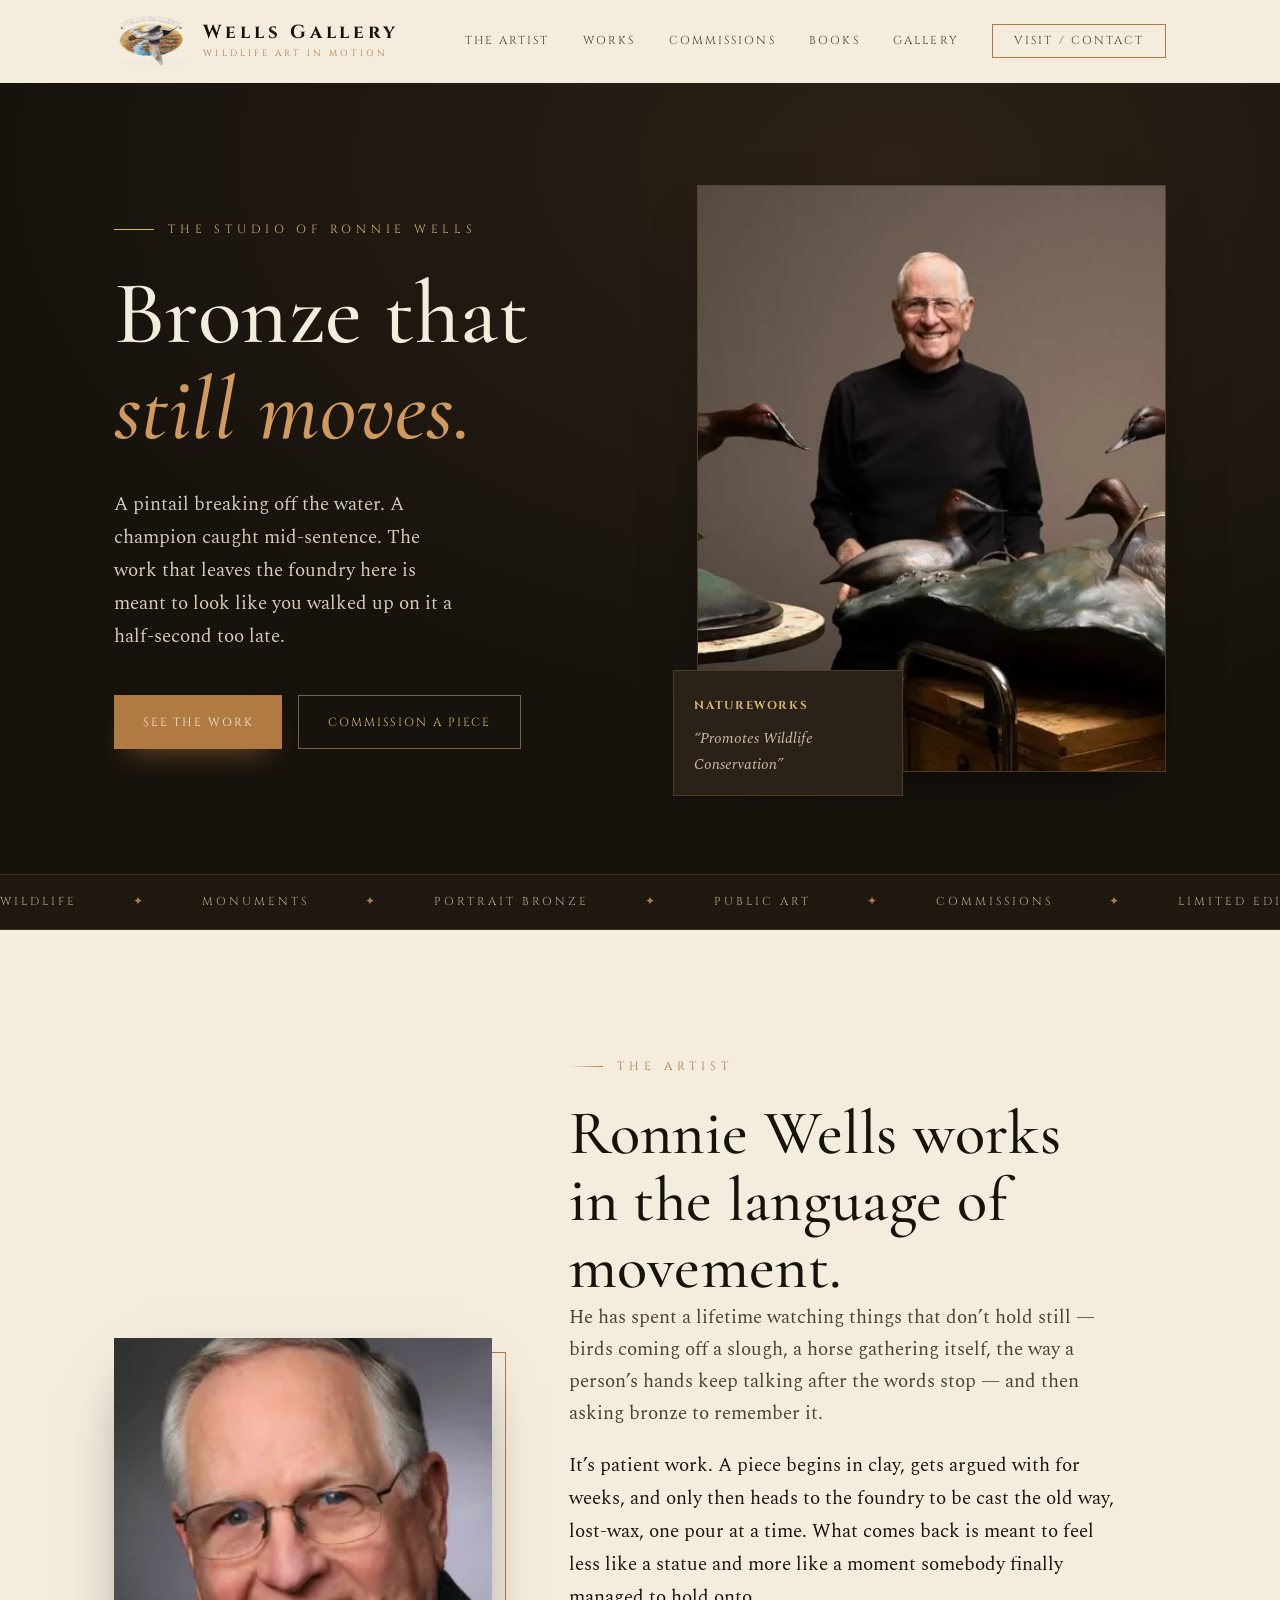
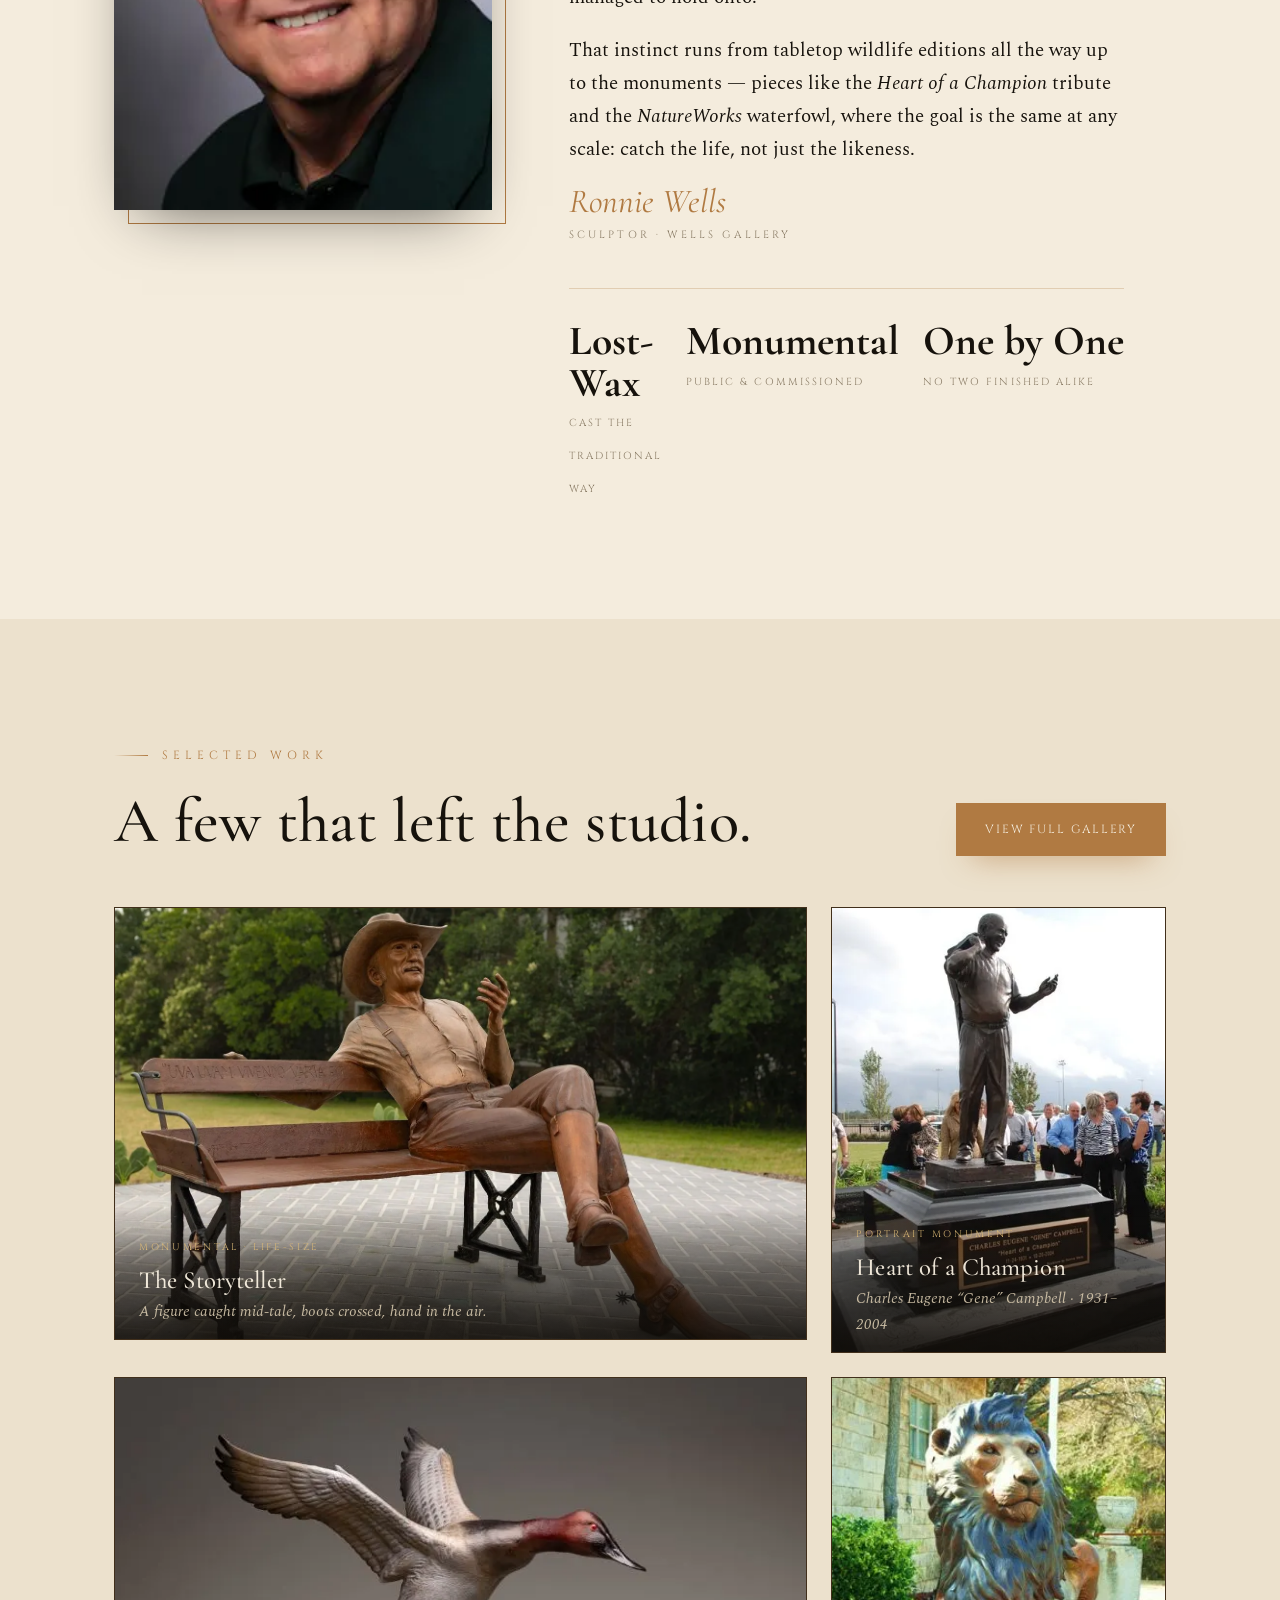
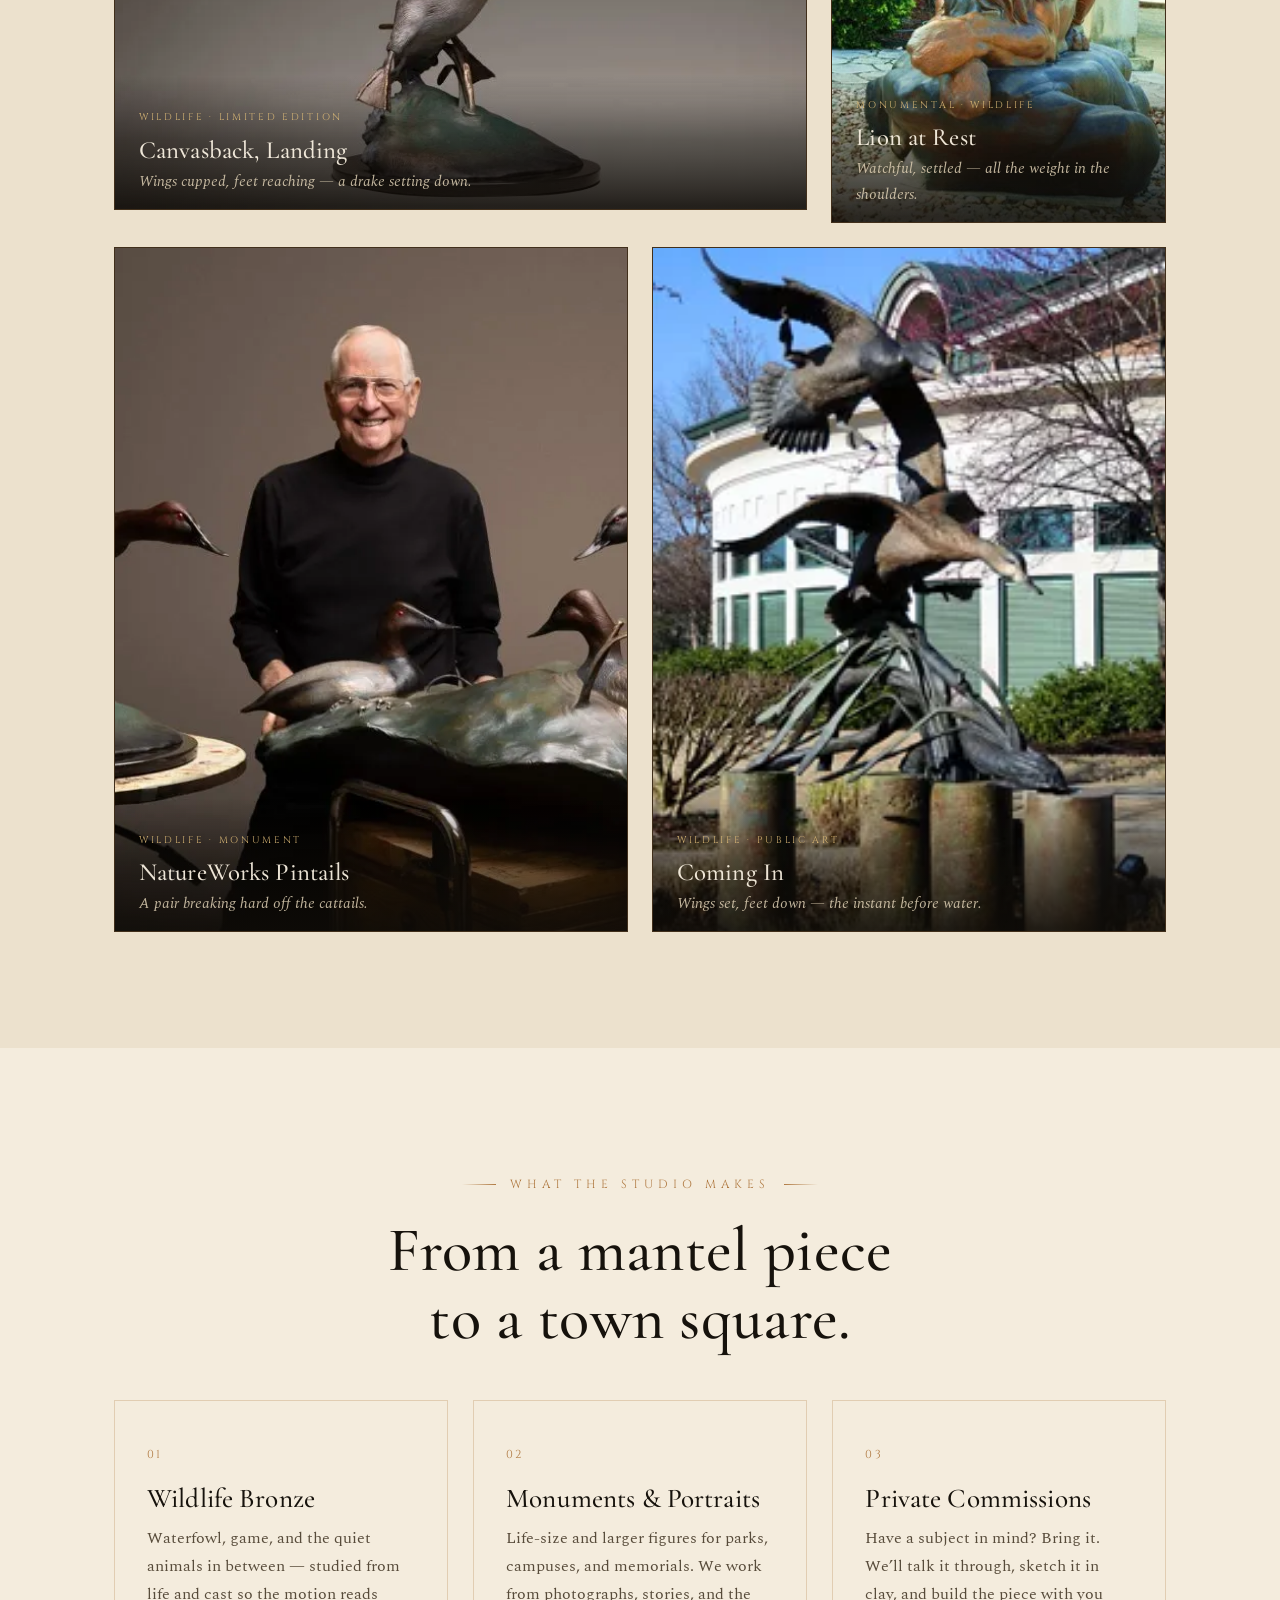
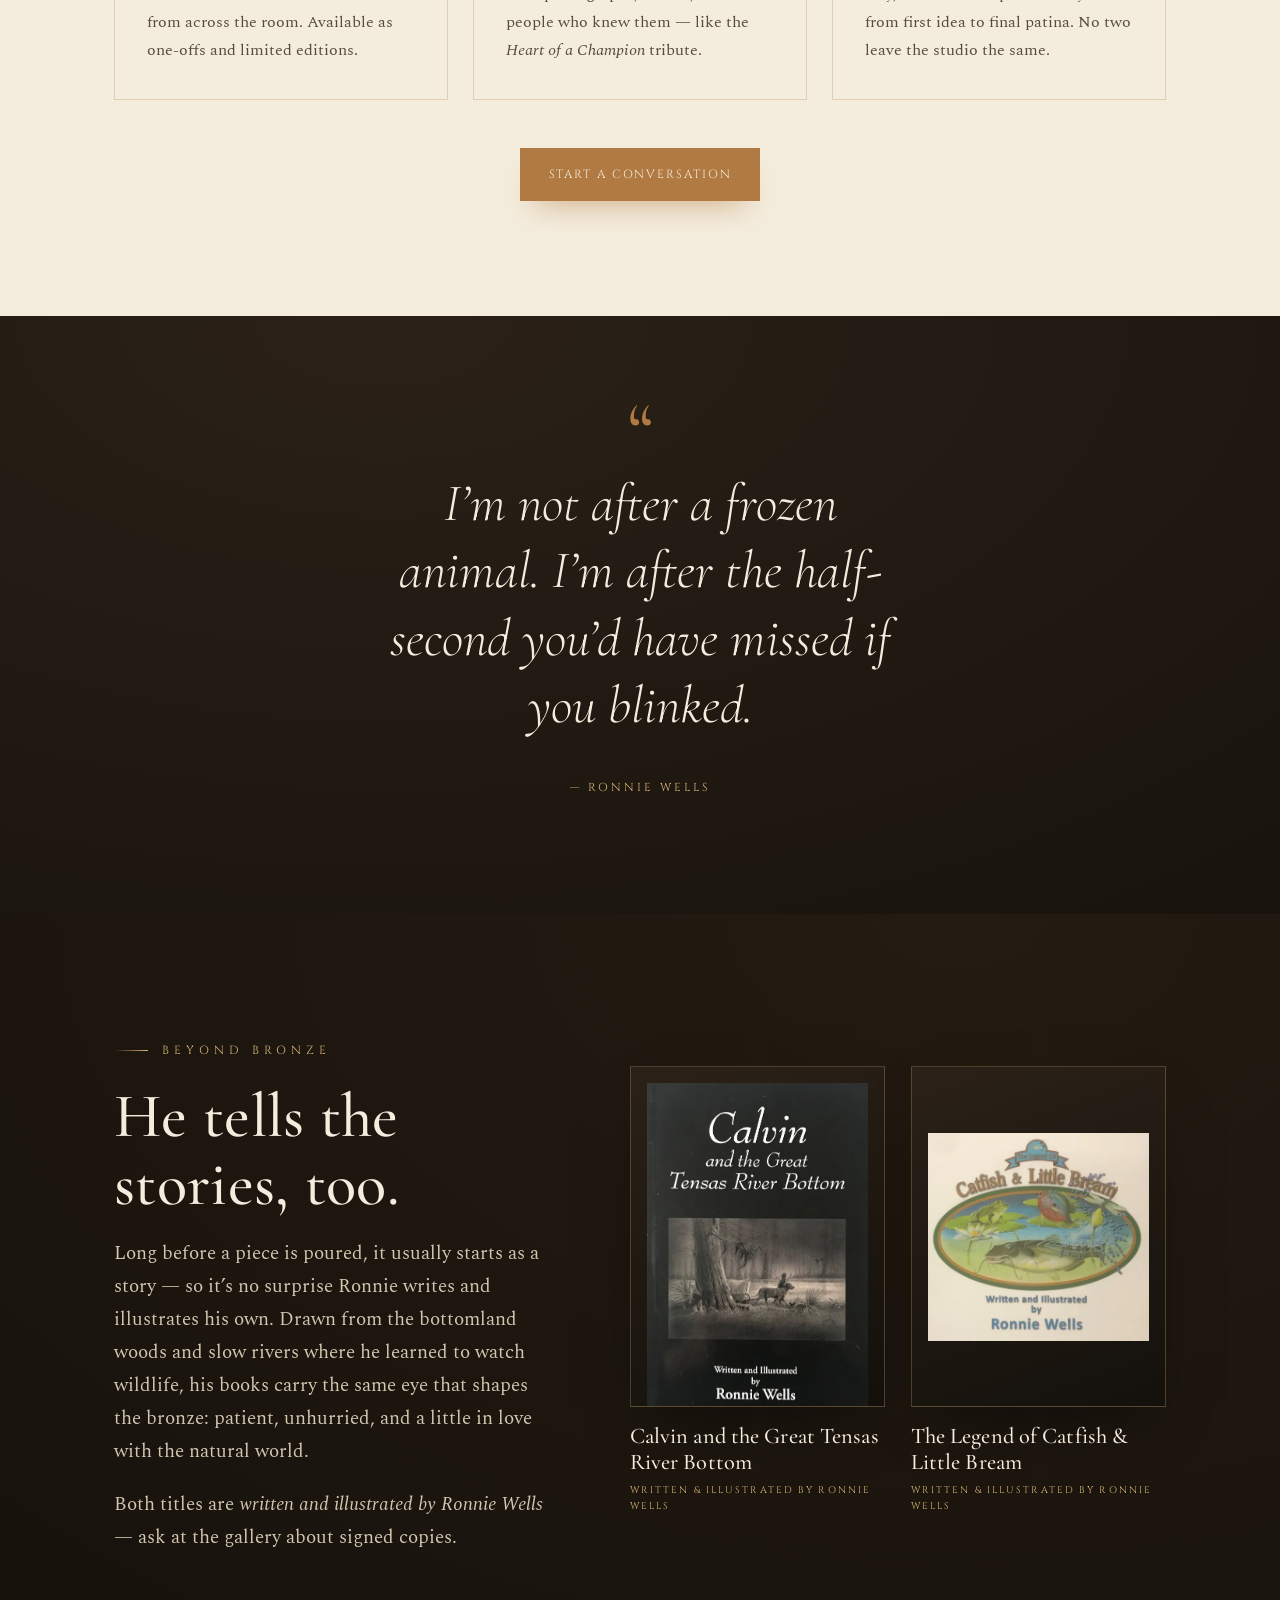
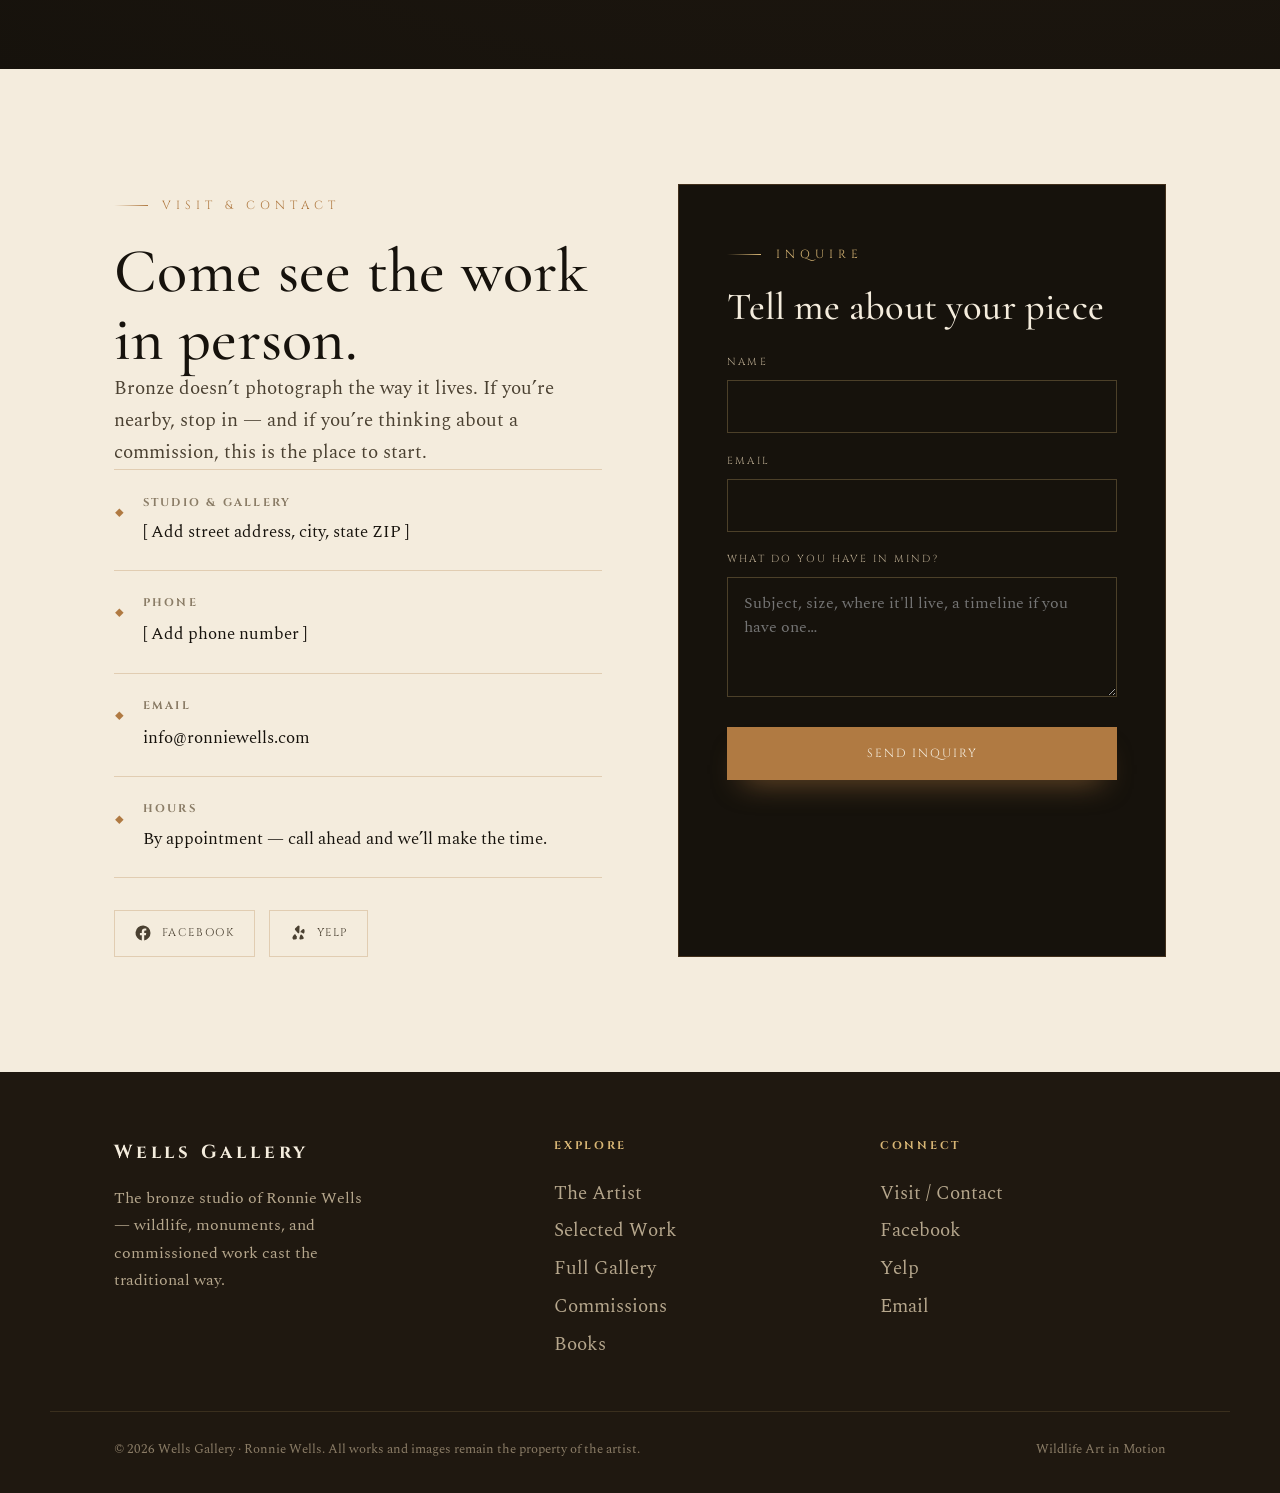
<file: index.html>
<!DOCTYPE html>
<html lang="en">
<head>
<meta charset="UTF-8">
<meta name="viewport" content="width=device-width, initial-scale=1.0">
<title>Wells Gallery — Wildlife Art in Motion | Bronze Sculpture by Ronnie Wells</title>
<meta name="description" content="Wells Gallery is the bronze studio of sculptor Ronnie Wells — wildlife, monumental, and commissioned bronze work that catches a living thing in mid-motion. Visit the gallery or commission a piece.">
<meta name="author" content="Ronnie Wells — Wells Gallery">

<!-- Open Graph -->
<meta property="og:title" content="Wells Gallery — Wildlife Art in Motion">
<meta property="og:description" content="Monumental and wildlife bronze sculpture by Ronnie Wells.">
<meta property="og:type" content="website">
<meta property="og:image" content="assets/images/heart-of-a-champion.webp">

<link rel="icon" href="assets/images/logo.webp">
<link rel="preconnect" href="https://fonts.googleapis.com">
<link rel="preconnect" href="https://fonts.gstatic.com" crossorigin>
<!-- Typography: Cinzel (engraved monument caps) · Cormorant Garamond (display) · Spectral (text) -->
<link href="https://fonts.googleapis.com/css2?family=Cinzel:wght@400;500;600;700&family=Cormorant+Garamond:ital,wght@0,400;0,500;1,400;1,500&family=Spectral:ital,wght@0,300;0,400;0,500;1,400&display=swap" rel="stylesheet">
<link rel="stylesheet" href="assets/css/style.css">
</head>
<body>

<!-- ================= HEADER ================= -->
<header class="site-header">
  <div class="wrap nav">
    <a class="brand" href="index.html" aria-label="Wells Gallery — home">
      <!-- LOGO: drop the original Wells Gallery logo in as assets/images/logo.webp -->
      <img class="brand__logo" src="assets/images/logo.webp" width="120" height="84" alt="Wells Gallery logo — a pintail in flight" data-fallback="logo">
      <span class="brand__type">
        <span class="brand__name">Wells Gallery</span>
        <span class="brand__tag">Wildlife Art in Motion</span>
      </span>
    </a>

    <nav class="nav__links" aria-label="Primary">
      <a href="#about">The Artist</a>
      <a href="#works">Works</a>
      <a href="#commissions">Commissions</a>
      <a href="#books">Books</a>
      <a href="gallery.html">Gallery</a>
      <a href="#visit" class="nav__cta">Visit / Contact</a>
    </nav>

    <button class="nav__toggle" aria-label="Menu" aria-expanded="false" aria-controls="primary">
      <span></span><span></span><span></span>
    </button>
  </div>
</header>

<!-- ================= HERO ================= -->
<section class="hero">
  <div class="wrap hero__grid">
    <div class="reveal">
      <span class="hero__kicker">The Studio of Ronnie Wells</span>
      <h1 class="h-xl">Bronze that<br><em>still moves.</em></h1>
      <p class="hero__copy">A pintail breaking off the water. A champion caught mid-sentence. The work that leaves the foundry here is meant to look like you walked up on it a half-second too late.</p>
      <div class="hero__actions">
        <a href="#works" class="btn btn--solid">See the Work</a>
        <a href="#commissions" class="btn btn--ghost">Commission a Piece</a>
      </div>
    </div>

    <figure class="hero__figure reveal">
      <!-- Use the NatureWorks pintail monument as the hero, or swap for your favorite -->
      <img src="assets/images/natureworks-ducks.webp" width="800" height="1000"
           alt="Two bronze pintails in flight above a stone cairn reading 'NatureWorks Promotes Wildlife Conservation'"
           data-fallback="NatureWorks — pintails in flight">
      <figcaption class="hero__plate">
        <b>NatureWorks</b>
        <span>“Promotes Wildlife Conservation”</span>
      </figcaption>
    </figure>
  </div>
</section>

<!-- ================= MARQUEE STRIP ================= -->
<div class="strip" aria-hidden="true">
  <div class="strip__row">
    <span>Wildlife</span><span>Monuments</span><span>Portrait Bronze</span><span>Public Art</span>
    <span>Commissions</span><span>Limited Editions</span><span>Wildlife</span><span>Monuments</span>
    <span>Portrait Bronze</span><span>Public Art</span><span>Commissions</span><span>Limited Editions</span>
  </div>
</div>

<!-- ================= ABOUT ================= -->
<section class="section" id="about">
  <div class="wrap about__grid">
    <figure class="about__figure reveal">
      <img src="assets/images/ronnie-wells-portrait.webp" width="800" height="1000"
           alt="Sculptor Ronnie Wells, portrait" data-fallback="Ronnie Wells — sculptor">
    </figure>

    <div class="about reveal">
      <span class="eyebrow">The Artist</span>
      <h2 class="h-lg">Ronnie Wells works in the language of movement.</h2>
      <p class="lead">He has spent a lifetime watching things that don’t hold still — birds coming off a slough, a horse gathering itself, the way a person’s hands keep talking after the words stop — and then asking bronze to remember it.</p>
      <p>It’s patient work. A piece begins in clay, gets argued with for weeks, and only then heads to the foundry to be cast the old way, lost-wax, one pour at a time. What comes back is meant to feel less like a statue and more like a moment somebody finally managed to hold onto.</p>
      <p>That instinct runs from tabletop wildlife editions all the way up to the monuments — pieces like the <em>Heart of a Champion</em> tribute and the <em>NatureWorks</em> waterfowl, where the goal is the same at any scale: catch the life, not just the likeness.</p>
      <p class="signature">Ronnie Wells
        <small>Sculptor · Wells Gallery</small>
      </p>

      <div class="stats">
        <div class="stat"><b>Lost-Wax</b><span>Cast the traditional way</span></div>
        <div class="stat"><b>Monumental</b><span>Public &amp; commissioned</span></div>
        <div class="stat"><b>One&nbsp;by&nbsp;One</b><span>No two finished alike</span></div>
      </div>
    </div>
  </div>
</section>

<!-- ================= FEATURED WORKS ================= -->
<section class="section works" id="works">
  <div class="wrap">
    <div class="works__head">
      <div class="reveal">
        <span class="eyebrow">Selected Work</span>
        <h2 class="h-lg">A few that left the studio.</h2>
      </div>
      <a href="gallery.html" class="btn btn--solid reveal">View Full Gallery</a>
    </div>

    <div class="grid">
      <!-- Each card opens the lightbox; data-* drives the caption -->
      <a class="card card--wide reveal" data-lightbox="assets/images/gus-mccrae-bench.webp"
         data-title="The Storyteller" data-meta="Life-size seated bronze · “Uva Uvam Vivendo Varia Fit”">
        <img src="assets/images/gus-mccrae-bench.webp" width="1280" height="800"
             alt="Life-size bronze of a seated cowboy on a bench, mid-gesture, boots and spurs crossed"
             data-fallback="The Storyteller — seated bronze">
        <span class="card__view">↗</span>
        <div class="card__body">
          <span class="card__kicker">Monumental · Life-size</span>
          <h3 class="card__title">The Storyteller</h3>
          <p class="card__meta">A figure caught mid-tale, boots crossed, hand in the air.</p>
        </div>
      </a>

      <a class="card card--tall reveal" data-lightbox="assets/images/heart-of-a-champion.webp"
         data-title="Heart of a Champion" data-meta="Monument to Charles Eugene “Gene” Campbell, 1931–2004">
        <img src="assets/images/heart-of-a-champion.webp" width="600" height="800"
             alt="Bronze monument of Gene Campbell standing, gesturing, on an inscribed granite base"
             data-fallback="Heart of a Champion">
        <span class="card__view">↗</span>
        <div class="card__body">
          <span class="card__kicker">Portrait Monument</span>
          <h3 class="card__title">Heart of a Champion</h3>
          <p class="card__meta">Charles Eugene “Gene” Campbell · 1931–2004</p>
        </div>
      </a>

      <a class="card card--wide reveal" data-lightbox="assets/images/canvasback.webp"
         data-title="Canvasback, Landing" data-meta="Wildlife bronze · limited edition">
        <img src="assets/images/canvasback.webp" width="1280" height="800"
             alt="Bronze canvasback drake with wings spread, settling onto a patinated water base"
             data-fallback="Canvasback, Landing">
        <span class="card__view">↗</span>
        <div class="card__body">
          <span class="card__kicker">Wildlife · Limited Edition</span>
          <h3 class="card__title">Canvasback, Landing</h3>
          <p class="card__meta">Wings cupped, feet reaching — a drake setting down.</p>
        </div>
      </a>

      <a class="card card--tall reveal" data-lightbox="assets/images/lion.webp"
         data-title="Lion at Rest" data-meta="Monumental bronze · entry guardian">
        <img src="assets/images/lion.webp" width="600" height="800"
             alt="Bronze lion seated atop a rock, one paw forward, at a stone building entrance"
             data-fallback="Lion at Rest">
        <span class="card__view">↗</span>
        <div class="card__body">
          <span class="card__kicker">Monumental · Wildlife</span>
          <h3 class="card__title">Lion at Rest</h3>
          <p class="card__meta">Watchful, settled — all the weight in the shoulders.</p>
        </div>
      </a>

      <a class="card card--p3 reveal" data-lightbox="assets/images/natureworks-ducks.webp"
         data-title="NatureWorks Pintails" data-meta="Stone &amp; bronze · “Promotes Wildlife Conservation”">
        <img src="assets/images/natureworks-ducks.webp" width="600" height="800"
             alt="Two bronze pintails in flight above a stacked-stone cairn with a NatureWorks plaque"
             data-fallback="NatureWorks Pintails">
        <span class="card__view">↗</span>
        <div class="card__body">
          <span class="card__kicker">Wildlife · Monument</span>
          <h3 class="card__title">NatureWorks Pintails</h3>
          <p class="card__meta">A pair breaking hard off the cattails.</p>
        </div>
      </a>

      <a class="card card--p3 reveal" data-lightbox="assets/images/flying-geese-monument.webp"
         data-title="Coming In" data-meta="Waterfowl group · architectural installation">
        <img src="assets/images/flying-geese-monument.webp" width="600" height="800"
             alt="Bronze waterfowl in flight mounted on bronze reeds outside a rotunda building"
             data-fallback="Coming In — waterfowl">
        <span class="card__view">↗</span>
        <div class="card__body">
          <span class="card__kicker">Wildlife · Public Art</span>
          <h3 class="card__title">Coming In</h3>
          <p class="card__meta">Wings set, feet down — the instant before water.</p>
        </div>
      </a>
    </div>
  </div>
</section>

<!-- ================= COMMISSIONS / DISCIPLINES ================= -->
<section class="section" id="commissions">
  <div class="wrap center">
    <span class="eyebrow flank reveal">What the Studio Makes</span>
    <h2 class="h-lg reveal" style="max-width:18ch;margin-inline:auto">From a mantel piece to a town square.</h2>
  </div>
  <div class="wrap">
    <div class="disc__grid">
      <article class="disc reveal">
        <span class="disc__no">01</span>
        <h3>Wildlife Bronze</h3>
        <p>Waterfowl, game, and the quiet animals in between — studied from life and cast so the motion reads from across the room. Available as one-offs and limited editions.</p>
      </article>
      <article class="disc reveal">
        <span class="disc__no">02</span>
        <h3>Monuments &amp; Portraits</h3>
        <p>Life-size and larger figures for parks, campuses, and memorials. We work from photographs, stories, and the people who knew them — like the <em>Heart of a Champion</em> tribute.</p>
      </article>
      <article class="disc reveal">
        <span class="disc__no">03</span>
        <h3>Private Commissions</h3>
        <p>Have a subject in mind? Bring it. We’ll talk it through, sketch it in clay, and build the piece with you from first idea to final patina. No two leave the studio the same.</p>
      </article>
    </div>
    <div class="center" style="margin-top:3rem">
      <a href="#visit" class="btn btn--solid reveal">Start a Conversation</a>
    </div>
  </div>
</section>

<!-- ================= QUOTE ================= -->
<section class="section quote center">
  <div class="wrap">
    <span class="mark">“</span>
    <blockquote class="reveal">I’m not after a frozen animal. I’m after the half-second you’d have missed if you blinked.</blockquote>
    <cite class="reveal">— Ronnie Wells</cite>
  </div>
</section>

<!-- ================= BEYOND BRONZE / BOOKS ================= -->
<section class="section books" id="books">
  <div class="wrap books__grid">
    <div class="books__intro reveal">
      <span class="eyebrow">Beyond Bronze</span>
      <h2 class="h-lg">He tells the stories, too.</h2>
      <p>Long before a piece is poured, it usually starts as a story — so it’s no surprise Ronnie writes and illustrates his own. Drawn from the bottomland woods and slow rivers where he learned to watch wildlife, his books carry the same eye that shapes the bronze: patient, unhurried, and a little in love with the natural world.</p>
      <p>Both titles are <em>written and illustrated by Ronnie Wells</em> — ask at the gallery about signed copies.</p>
    </div>

    <div class="books__row reveal">
      <a class="book" data-lightbox="assets/images/book-calvin.webp"
         data-title="Calvin and the Great Tensas River Bottom" data-meta="Written &amp; illustrated by Ronnie Wells">
        <div class="book__cover">
          <img src="assets/images/book-calvin.webp" width="560" height="840"
               alt="Cover of ‘Calvin and the Great Tensas River Bottom’ by Ronnie Wells"
               data-fallback="Calvin and the Great Tensas River Bottom">
        </div>
        <h3>Calvin and the Great Tensas River Bottom</h3>
        <span>Written &amp; Illustrated by Ronnie Wells</span>
      </a>

      <a class="book" data-lightbox="assets/images/book-catfish-bream.webp"
         data-title="The Legend of Catfish &amp; Little Bream" data-meta="Written &amp; illustrated by Ronnie Wells">
        <div class="book__cover">
          <img src="assets/images/book-catfish-bream.webp" width="560" height="840"
               alt="Cover of ‘The Legend of Catfish &amp; Little Bream’ by Ronnie Wells"
               data-fallback="The Legend of Catfish &amp; Little Bream">
        </div>
        <h3>The Legend of Catfish &amp; Little Bream</h3>
        <span>Written &amp; Illustrated by Ronnie Wells</span>
      </a>
    </div>
  </div>
</section>

<!-- ================= VISIT / CONTACT ================= -->
<section class="section" id="visit">
  <div class="wrap visit__grid">
    <div class="reveal">
      <span class="eyebrow">Visit &amp; Contact</span>
      <h2 class="h-lg">Come see the work in person.</h2>
      <p class="lead">Bronze doesn’t photograph the way it lives. If you’re nearby, stop in — and if you’re thinking about a commission, this is the place to start.</p>

      <!-- TODO: replace the bracketed details with the gallery's real info -->
      <div class="info-row">
        <span class="ic" aria-hidden="true">◆</span>
        <div>
          <b>Studio &amp; Gallery</b>
          <p>[ Add street address, city, state ZIP ]</p>
        </div>
      </div>
      <div class="info-row">
        <span class="ic" aria-hidden="true">◆</span>
        <div>
          <b>Phone</b>
          <!-- replace the tel: number too -->
          <a href="tel:+10000000000">[ Add phone number ]</a>
        </div>
      </div>
      <div class="info-row">
        <span class="ic" aria-hidden="true">◆</span>
        <div>
          <b>Email</b>
          <a href="mailto:info@ronniewells.com">info@ronniewells.com</a>
        </div>
      </div>
      <div class="info-row">
        <span class="ic" aria-hidden="true">◆</span>
        <div>
          <b>Hours</b>
          <p>By appointment — call ahead and we’ll make the time.</p>
        </div>
      </div>

      <!-- SOCIAL: paste the real Facebook + Yelp page URLs into href="" -->
      <div class="socials">
        <a class="social" href="https://www.facebook.com/" target="_blank" rel="noopener" aria-label="Wells Gallery on Facebook">
          <svg viewBox="0 0 24 24" fill="currentColor" aria-hidden="true"><path d="M22 12a10 10 0 1 0-11.6 9.9v-7H7.9V12h2.5V9.8c0-2.5 1.5-3.9 3.8-3.9 1.1 0 2.2.2 2.2.2v2.5h-1.2c-1.2 0-1.6.8-1.6 1.6V12h2.7l-.4 2.9h-2.3v7A10 10 0 0 0 22 12z"/></svg>
          Facebook
        </a>
        <a class="social" href="https://www.yelp.com/" target="_blank" rel="noopener" aria-label="Wells Gallery on Yelp">
          <svg viewBox="0 0 24 24" fill="currentColor" aria-hidden="true"><path d="M12.3 2.1c1 .2 1.7.5 1.8 1.2.1.4 0 .9-.2 5.6-.1 2.1-.2 3-.6 3.3-.5.5-1.2.3-1.9-.4L8.5 8.3c-.7-.8-.9-1.4-.6-2 .6-1.2 3.1-2.7 4.4-4.2zM7.6 13.8c.8-.2 1.3.2 1.6 1l1.1 3.4c.3.9.2 1.5-.3 1.9-.9.7-3.9.5-5-.4-.5-.4-.6-1-.4-1.6.5-1.4 2.2-3.9 3-4.3zm8.8.2c.9.3 2.7 2.8 3.2 4.2.2.6.1 1.2-.4 1.6-1 .9-4 1.2-4.9.5-.5-.4-.6-1-.3-1.9l1-3.3c.3-.8.7-1.2 1.4-1.1zm-.2-2.3c-.7-.2-1-.8-.8-1.6.2-.9 2.4-3 3.5-3.4.6-.2 1.2 0 1.5.6.6 1.1.5 4.1-.3 4.9-.4.4-1 .4-1.7 0l-2.2-1.1zM9.9 15.8c.7.3.9.9.6 1.7-.4 1-2.3 2.9-3.4 3.3-.6.2-1.2 0-1.5-.6-.5-1.1-.3-4.1.5-4.8.4-.4 1-.4 1.7 0l2.1 1.1z"/></svg>
          Yelp
        </a>
      </div>
    </div>

    <div class="visit__card reveal">
      <span class="eyebrow">Inquire</span>
      <h3 class="h-md" style="color:var(--cream);margin-bottom:1.6rem">Tell me about your piece</h3>
      <!-- TODO: point action= at your form handler (Formspree, Netlify Forms, etc.) -->
      <form action="#" method="post" onsubmit="return false">
        <label class="field"><span>Name</span><input type="text" name="name" autocomplete="name" required></label>
        <label class="field"><span>Email</span><input type="email" name="email" autocomplete="email" required></label>
        <label class="field"><span>What do you have in mind?</span><textarea name="message" placeholder="Subject, size, where it'll live, a timeline if you have one…"></textarea></label>
        <button type="submit" class="btn btn--solid" style="width:100%;justify-content:center">Send Inquiry</button>
      </form>
    </div>
  </div>
</section>

<!-- ================= FOOTER ================= -->
<footer class="site-footer">
  <div class="wrap footer__grid">
    <div class="footer__brand">
      <span class="brand__name">Wells Gallery</span>
      <p>The bronze studio of Ronnie Wells — wildlife, monuments, and commissioned work cast the traditional way.</p>
    </div>
    <div>
      <h4>Explore</h4>
      <a href="#about">The Artist</a><br>
      <a href="#works">Selected Work</a><br>
      <a href="gallery.html">Full Gallery</a><br>
      <a href="#commissions">Commissions</a><br>
      <a href="#books">Books</a>
    </div>
    <div>
      <h4>Connect</h4>
      <a href="#visit">Visit / Contact</a><br>
      <a href="https://www.facebook.com/" target="_blank" rel="noopener">Facebook</a><br>
      <a href="https://www.yelp.com/" target="_blank" rel="noopener">Yelp</a><br>
      <a href="mailto:info@ronniewells.com">Email</a>
    </div>
  </div>
  <div class="wrap footer__bottom">
    <span>© <span data-year>2026</span> Wells Gallery · Ronnie Wells. All works and images remain the property of the artist.</span>
    <span>Wildlife Art in Motion</span>
  </div>
</footer>

<script src="assets/js/main.js"></script>
</body>
</html>
</file>
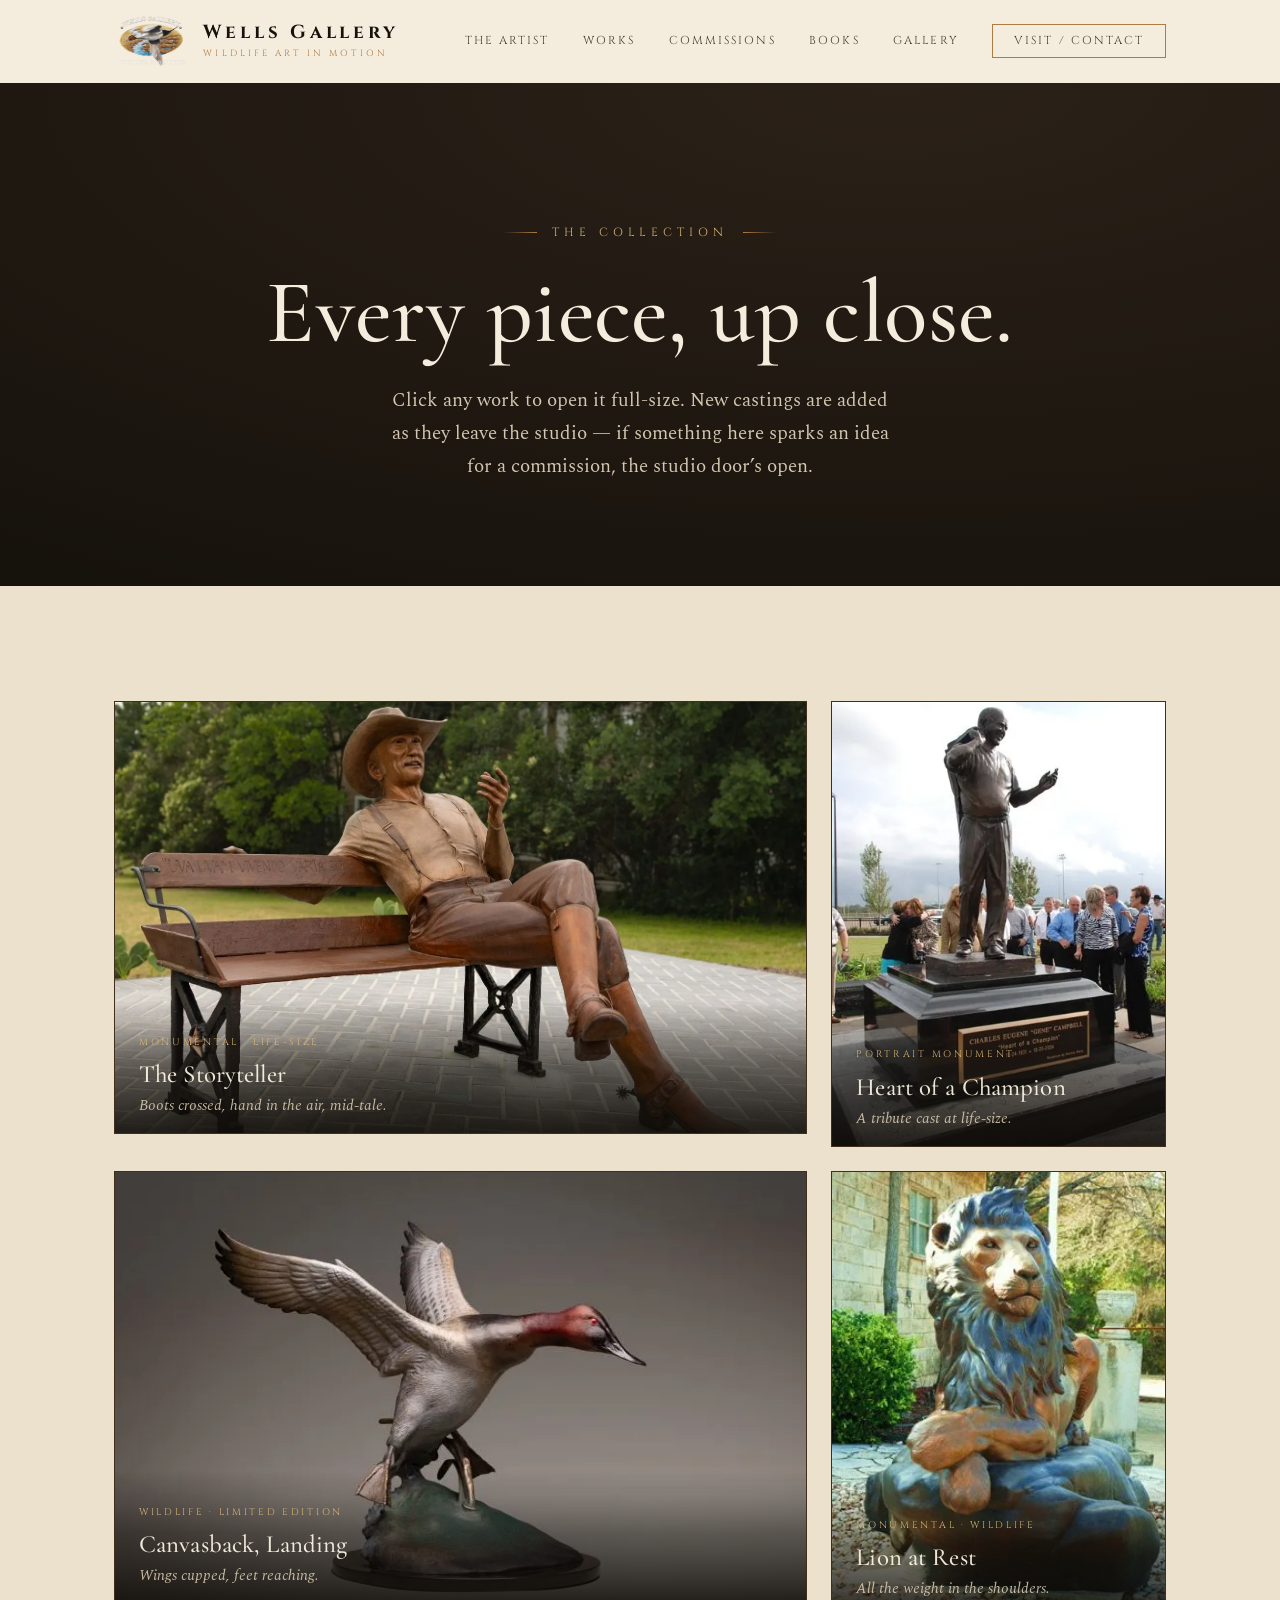
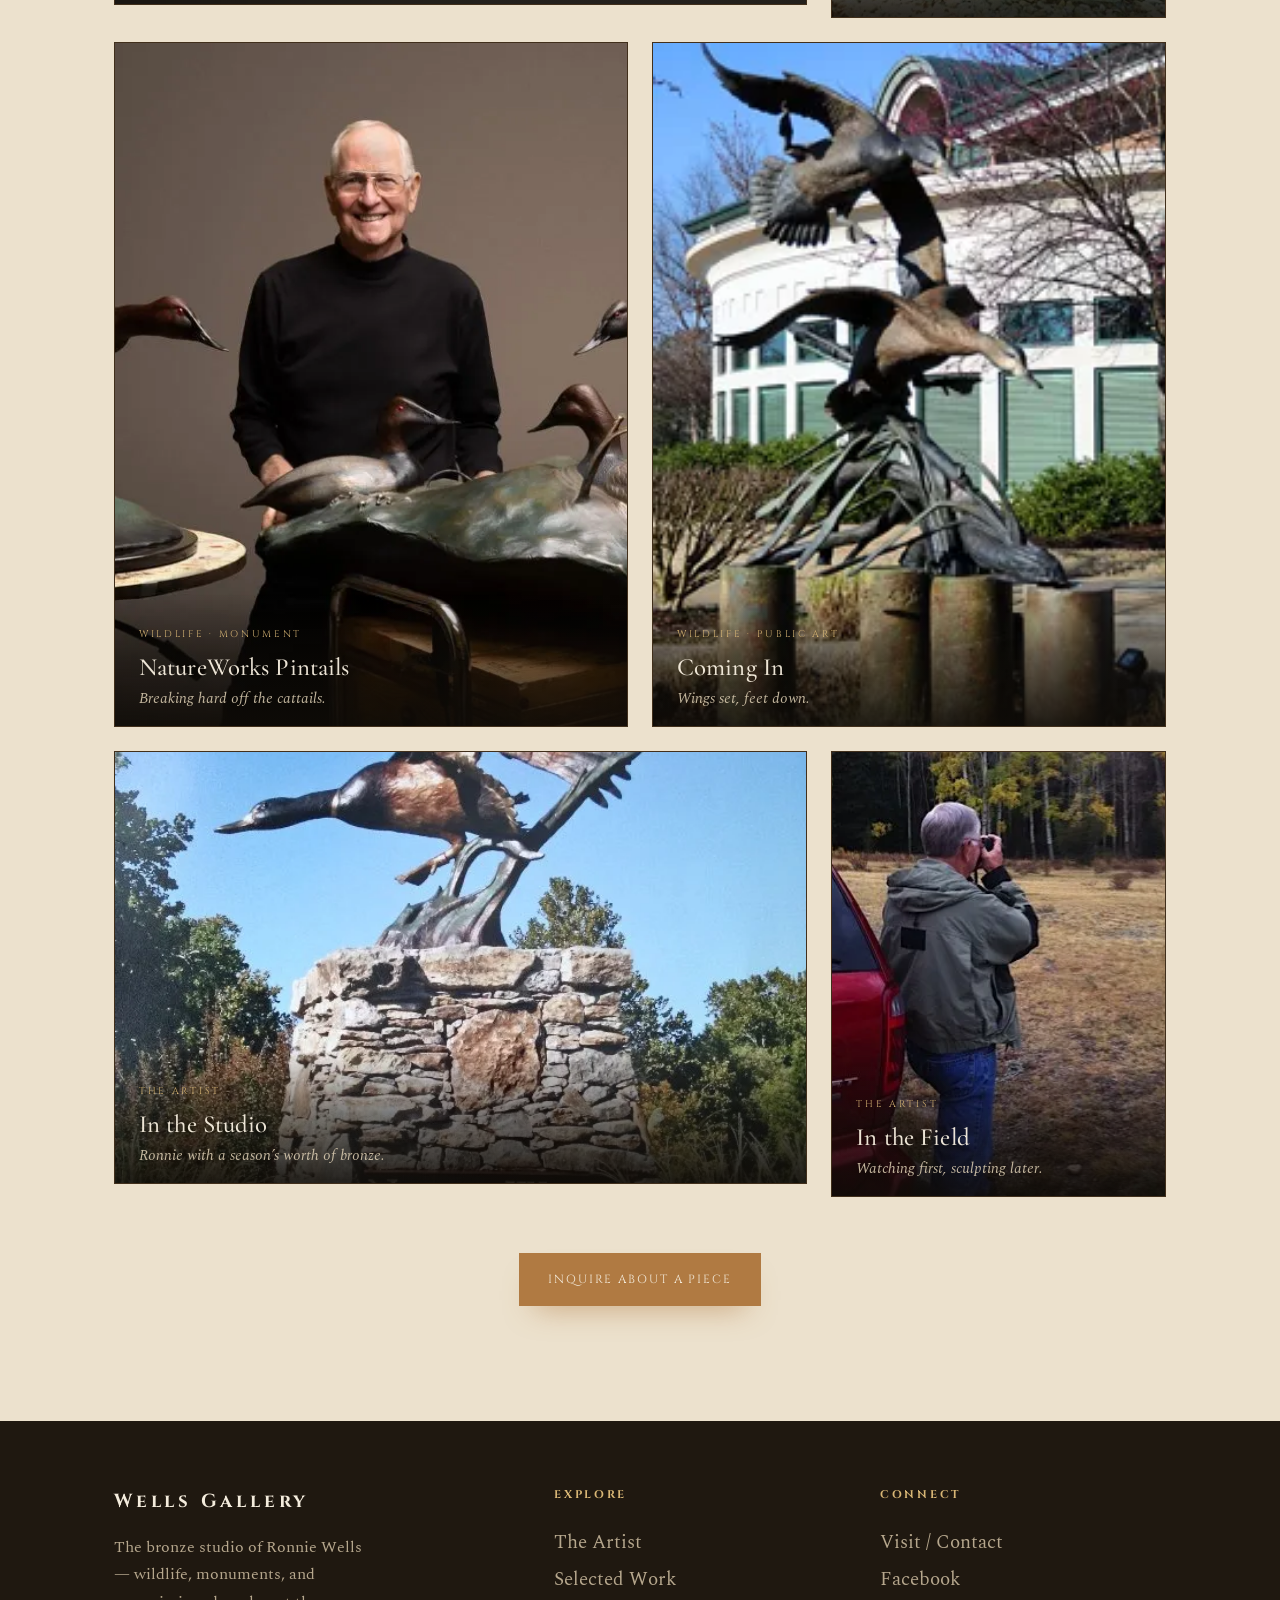
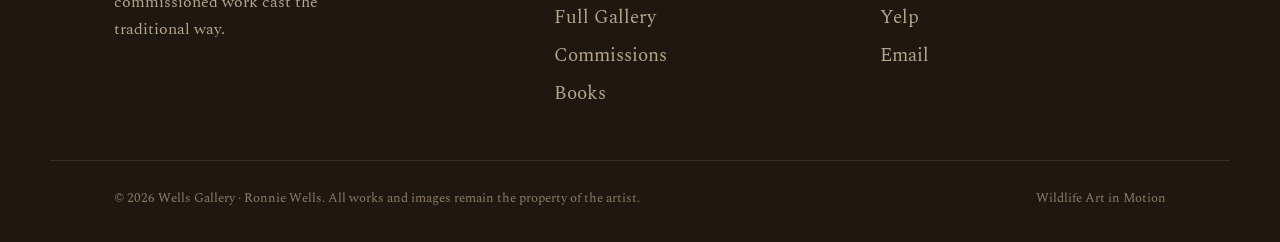
<file: gallery.html>
<!DOCTYPE html>
<html lang="en">
<head>
<meta charset="UTF-8">
<meta name="viewport" content="width=device-width, initial-scale=1.0">
<title>Gallery — Wells Gallery | Bronze Sculpture by Ronnie Wells</title>
<meta name="description" content="The collection — wildlife, monuments, and commissioned bronze sculpture by Ronnie Wells of Wells Gallery.">
<link rel="icon" href="assets/images/logo.webp">
<link rel="preconnect" href="https://fonts.googleapis.com">
<link rel="preconnect" href="https://fonts.gstatic.com" crossorigin>
<link href="https://fonts.googleapis.com/css2?family=Cinzel:wght@400;500;600;700&family=Cormorant+Garamond:ital,wght@0,400;0,500;1,400;1,500&family=Spectral:ital,wght@0,300;0,400;0,500;1,400&display=swap" rel="stylesheet">
<link rel="stylesheet" href="assets/css/style.css">
</head>
<body>

<!-- ================= HEADER ================= -->
<header class="site-header">
  <div class="wrap nav">
    <a class="brand" href="index.html" aria-label="Wells Gallery — home">
      <img class="brand__logo" src="assets/images/logo.webp" width="120" height="84" alt="Wells Gallery logo — a pintail in flight" data-fallback="logo">
      <span class="brand__type">
        <span class="brand__name">Wells Gallery</span>
        <span class="brand__tag">Wildlife Art in Motion</span>
      </span>
    </a>
    <nav class="nav__links" aria-label="Primary">
      <a href="index.html#about">The Artist</a>
      <a href="index.html#works">Works</a>
      <a href="index.html#commissions">Commissions</a>
      <a href="index.html#books">Books</a>
      <a href="gallery.html">Gallery</a>
      <a href="index.html#visit" class="nav__cta">Visit / Contact</a>
    </nav>
    <button class="nav__toggle" aria-label="Menu" aria-expanded="false">
      <span></span><span></span><span></span>
    </button>
  </div>
</header>

<!-- ================= PAGE HERO ================= -->
<section class="page-hero">
  <div class="wrap">
    <span class="eyebrow flank" style="color:var(--gold)">The Collection</span>
    <h1 class="h-xl">Every piece, up close.</h1>
    <p>Click any work to open it full-size. New castings are added as they leave the studio — if something here sparks an idea for a commission, the studio door’s open.</p>
  </div>
</section>

<!-- ================= GALLERY GRID ================= -->
<section class="section works">
  <div class="wrap">
    <div class="grid">

      <a class="card card--wide reveal" data-lightbox="assets/images/gus-mccrae-bench.webp"
         data-title="The Storyteller" data-meta="Life-size seated bronze · “Uva Uvam Vivendo Varia Fit”">
        <img src="assets/images/gus-mccrae-bench.webp" width="1280" height="800"
             alt="Life-size bronze of a seated cowboy on a bench, mid-gesture" data-fallback="The Storyteller">
        <span class="card__view">↗</span>
        <div class="card__body"><span class="card__kicker">Monumental · Life-size</span><h3 class="card__title">The Storyteller</h3><p class="card__meta">Boots crossed, hand in the air, mid-tale.</p></div>
      </a>

      <a class="card card--tall reveal" data-lightbox="assets/images/heart-of-a-champion.webp"
         data-title="Heart of a Champion" data-meta="Charles Eugene “Gene” Campbell · 1931–2004">
        <img src="assets/images/heart-of-a-champion.webp" width="600" height="800"
             alt="Bronze monument of Gene Campbell on an inscribed granite base" data-fallback="Heart of a Champion">
        <span class="card__view">↗</span>
        <div class="card__body"><span class="card__kicker">Portrait Monument</span><h3 class="card__title">Heart of a Champion</h3><p class="card__meta">A tribute cast at life-size.</p></div>
      </a>

      <a class="card card--wide reveal" data-lightbox="assets/images/canvasback.webp"
         data-title="Canvasback, Landing" data-meta="Wildlife bronze · limited edition">
        <img src="assets/images/canvasback.webp" width="1280" height="800"
             alt="Bronze canvasback drake with wings spread, settling onto a patinated water base" data-fallback="Canvasback, Landing">
        <span class="card__view">↗</span>
        <div class="card__body"><span class="card__kicker">Wildlife · Limited Edition</span><h3 class="card__title">Canvasback, Landing</h3><p class="card__meta">Wings cupped, feet reaching.</p></div>
      </a>

      <a class="card card--tall reveal" data-lightbox="assets/images/lion.webp"
         data-title="Lion at Rest" data-meta="Monumental bronze · entry guardian">
        <img src="assets/images/lion.webp" width="600" height="800"
             alt="Bronze lion seated atop a rock at a stone entrance" data-fallback="Lion at Rest">
        <span class="card__view">↗</span>
        <div class="card__body"><span class="card__kicker">Monumental · Wildlife</span><h3 class="card__title">Lion at Rest</h3><p class="card__meta">All the weight in the shoulders.</p></div>
      </a>

      <a class="card card--p3 reveal" data-lightbox="assets/images/natureworks-ducks.webp"
         data-title="NatureWorks Pintails" data-meta="Stone &amp; bronze · “Promotes Wildlife Conservation”">
        <img src="assets/images/natureworks-ducks.webp" width="600" height="800"
             alt="Two bronze pintails in flight above a stone cairn with NatureWorks plaque" data-fallback="NatureWorks Pintails">
        <span class="card__view">↗</span>
        <div class="card__body"><span class="card__kicker">Wildlife · Monument</span><h3 class="card__title">NatureWorks Pintails</h3><p class="card__meta">Breaking hard off the cattails.</p></div>
      </a>

      <a class="card card--p3 reveal" data-lightbox="assets/images/flying-geese-monument.webp"
         data-title="Coming In" data-meta="Waterfowl group · architectural installation">
        <img src="assets/images/flying-geese-monument.webp" width="600" height="800"
             alt="Bronze waterfowl in flight mounted outside a rotunda building" data-fallback="Coming In">
        <span class="card__view">↗</span>
        <div class="card__body"><span class="card__kicker">Wildlife · Public Art</span><h3 class="card__title">Coming In</h3><p class="card__meta">Wings set, feet down.</p></div>
      </a>

      <a class="card card--wide reveal" data-lightbox="assets/images/ronnie-with-bronzes.webp"
         data-title="In the Studio" data-meta="Ronnie Wells with a flight of bronze ducks">
        <img src="assets/images/ronnie-with-bronzes.webp" width="1280" height="800"
             alt="Ronnie Wells in a black turtleneck surrounded by his bronze duck sculptures" data-fallback="In the Studio">
        <span class="card__view">↗</span>
        <div class="card__body"><span class="card__kicker">The Artist</span><h3 class="card__title">In the Studio</h3><p class="card__meta">Ronnie with a season’s worth of bronze.</p></div>
      </a>

      <a class="card card--tall reveal" data-lightbox="assets/images/ronnie-in-field.webp"
         data-title="In the Field" data-meta="Where every piece really begins">
        <img src="assets/images/ronnie-in-field.webp" width="600" height="800"
             alt="Ronnie Wells photographing wildlife from beside his truck at the edge of a meadow" data-fallback="In the Field">
        <span class="card__view">↗</span>
        <div class="card__body"><span class="card__kicker">The Artist</span><h3 class="card__title">In the Field</h3><p class="card__meta">Watching first, sculpting later.</p></div>
      </a>

    </div>

    <div class="center" style="margin-top:3.5rem">
      <a href="index.html#visit" class="btn btn--solid reveal">Inquire About a Piece</a>
    </div>
  </div>
</section>

<!-- ================= FOOTER ================= -->
<footer class="site-footer">
  <div class="wrap footer__grid">
    <div class="footer__brand">
      <span class="brand__name">Wells Gallery</span>
      <p>The bronze studio of Ronnie Wells — wildlife, monuments, and commissioned work cast the traditional way.</p>
    </div>
    <div>
      <h4>Explore</h4>
      <a href="index.html#about">The Artist</a><br>
      <a href="index.html#works">Selected Work</a><br>
      <a href="gallery.html">Full Gallery</a><br>
      <a href="index.html#commissions">Commissions</a><br>
      <a href="index.html#books">Books</a>
    </div>
    <div>
      <h4>Connect</h4>
      <a href="index.html#visit">Visit / Contact</a><br>
      <a href="https://www.facebook.com/" target="_blank" rel="noopener">Facebook</a><br>
      <a href="https://www.yelp.com/" target="_blank" rel="noopener">Yelp</a><br>
      <a href="mailto:info@ronniewells.com">Email</a>
    </div>
  </div>
  <div class="wrap footer__bottom">
    <span>© <span data-year>2026</span> Wells Gallery · Ronnie Wells. All works and images remain the property of the artist.</span>
    <span>Wildlife Art in Motion</span>
  </div>
</footer>

<script src="assets/js/main.js"></script>
</body>
</html>
</file>
<file: assets/css/style.css>
/* =====================================================================
   Wells Gallery — Wildlife Art in Motion
   The bronze studio of Ronnie Wells
   ---------------------------------------------------------------------
   Type:   Cinzel (inscriptional caps, for monument lettering)
           Cormorant Garamond (large elegant headings)
           Spectral (warm body serif)
   Palette: foundry bronze, weathered patina, parchment, warm ink
   ===================================================================== */

:root {
  /* color */
  --ink:        #16120c;
  --ink-2:      #1f1810;
  --ink-3:      #2a2118;
  --bronze:     #b07a42;
  --bronze-lit: #d09a5e;
  --gold:       #d8b675;
  --patina:     #6f9484;
  --patina-dk:  #46685c;
  --cream:      #f4ecdd;
  --parchment:  #ece1cd;
  --sand:       #d9c9ad;
  --muted:      #8a7c66;
  --muted-2:    #b6a78d;
  --line:       rgba(176, 122, 66, 0.28);

  /* type */
  --display: "Cinzel", Georgia, serif;
  --serif:   "Cormorant Garamond", Georgia, serif;
  --body:    "Spectral", Georgia, "Times New Roman", serif;

  /* metrics */
  --wrap: 1180px;
  --gutter: clamp(1.25rem, 5vw, 4rem);
  --radius: 2px;
  --shadow: 0 24px 60px -28px rgba(0, 0, 0, 0.65);
}

/* ---------- reset ---------- */
*, *::before, *::after { box-sizing: border-box; }
* { margin: 0; }
html { scroll-behavior: smooth; -webkit-text-size-adjust: 100%; }
body {
  font-family: var(--body);
  font-size: clamp(1.02rem, 0.55vw + 0.92rem, 1.18rem);
  line-height: 1.75;
  color: var(--ink);
  background: var(--cream);
  -webkit-font-smoothing: antialiased;
  text-rendering: optimizeLegibility;
}
img { display: block; max-width: 100%; height: auto; }
a { color: inherit; text-decoration: none; }
ul { list-style: none; padding: 0; }
button { font: inherit; cursor: pointer; border: 0; background: none; color: inherit; }
::selection { background: var(--bronze); color: var(--cream); }

/* ---------- layout helpers ---------- */
.wrap { width: 100%; max-width: var(--wrap); margin-inline: auto; padding-inline: var(--gutter); }
.section { padding-block: clamp(4.5rem, 9vw, 8.5rem); }
.center { text-align: center; }

.eyebrow {
  font-family: var(--display);
  font-size: 0.74rem;
  letter-spacing: 0.42em;
  text-transform: uppercase;
  color: var(--bronze);
  display: inline-flex;
  align-items: center;
  gap: 0.9rem;
  margin-bottom: 1.4rem;
}
.eyebrow::before,
.eyebrow.flank::after {
  content: "";
  width: 34px;
  height: 1px;
  background: linear-gradient(90deg, transparent, var(--bronze));
}
.eyebrow.flank::after { background: linear-gradient(90deg, var(--bronze), transparent); }

h1, h2, h3 { font-family: var(--serif); font-weight: 500; line-height: 1.08; letter-spacing: 0.005em; }
.h-xl { font-size: clamp(2.9rem, 7vw, 5.6rem); }
.h-lg { font-size: clamp(2.3rem, 5vw, 3.9rem); }
.h-md { font-size: clamp(1.7rem, 3vw, 2.4rem); }
.lead { font-size: clamp(1.18rem, 1.4vw, 1.42rem); line-height: 1.7; color: #4a4031; }
.dim  { color: var(--muted); }

/* ============================================================
   HEADER / NAV
   ============================================================ */
.site-header {
  position: sticky; top: 0; z-index: 70;
  background: rgba(244, 236, 221, 0.82);
  backdrop-filter: blur(10px) saturate(120%);
  border-bottom: 1px solid transparent;
  transition: border-color .4s ease, background .4s ease, box-shadow .4s ease;
}
.site-header.scrolled {
  border-bottom-color: var(--line);
  box-shadow: 0 10px 30px -24px rgba(0,0,0,.5);
}
.nav {
  display: flex; align-items: center; justify-content: space-between;
  gap: 1.5rem; min-height: 82px;
}
.brand { display: flex; align-items: center; gap: 0.85rem; }
.brand__logo { height: 54px; width: auto; }
.brand__type { display: flex; flex-direction: column; line-height: 1; }
.brand__name {
  font-family: var(--display); font-weight: 700;
  font-size: 1.18rem; letter-spacing: 0.2em; color: var(--ink);
}
.brand__tag {
  font-family: var(--display); font-size: 0.56rem;
  letter-spacing: 0.34em; text-transform: uppercase; color: var(--bronze);
  margin-top: 0.4rem;
}
.nav__links { display: flex; align-items: center; gap: 2.1rem; }
.nav__links a {
  font-family: var(--display); font-size: 0.72rem; letter-spacing: 0.18em;
  text-transform: uppercase; color: #4a4031; position: relative; padding-block: 0.4rem;
  transition: color .25s ease;
}
.nav__links a::after {
  content: ""; position: absolute; left: 0; bottom: 0; height: 1px; width: 0;
  background: var(--bronze); transition: width .3s ease;
}
.nav__links a:hover { color: var(--bronze); }
.nav__links a:hover::after { width: 100%; }
.nav__cta {
  font-family: var(--display); font-size: 0.7rem; letter-spacing: 0.16em;
  text-transform: uppercase; padding: 0.72rem 1.3rem;
  border: 1px solid var(--bronze); color: var(--bronze);
  transition: background .3s ease, color .3s ease;
}
.nav__cta:hover { background: var(--bronze); color: var(--cream); }

.nav__toggle { display: none; width: 30px; height: 22px; position: relative; }
.nav__toggle span { position: absolute; left: 0; height: 2px; width: 100%; background: var(--ink); transition: .3s ease; }
.nav__toggle span:nth-child(1) { top: 0; }
.nav__toggle span:nth-child(2) { top: 10px; }
.nav__toggle span:nth-child(3) { top: 20px; }
body.nav-open .nav__toggle span:nth-child(1) { top: 10px; transform: rotate(45deg); }
body.nav-open .nav__toggle span:nth-child(2) { opacity: 0; }
body.nav-open .nav__toggle span:nth-child(3) { top: 10px; transform: rotate(-45deg); }

/* ============================================================
   HERO
   ============================================================ */
.hero {
  position: relative; color: var(--cream);
  background: radial-gradient(120% 120% at 70% 10%, #2b2118 0%, var(--ink) 60%);
  overflow: hidden;
}
.hero__grid {
  display: grid; grid-template-columns: 1.05fr 0.95fr;
  align-items: center; gap: clamp(2rem, 5vw, 5rem);
  padding-block: clamp(4rem, 8vw, 7.5rem);
}
.hero__kicker {
  font-family: var(--display); font-size: 0.74rem; letter-spacing: 0.4em;
  text-transform: uppercase; color: var(--gold); margin-bottom: 1.6rem;
  display: inline-flex; align-items: center; gap: 0.9rem;
}
.hero__kicker::before { content: ""; width: 40px; height: 1px; background: var(--gold); }
.hero h1 { color: var(--cream); }
.hero h1 em { font-style: italic; color: var(--bronze-lit); }
.hero__copy { max-width: 34ch; margin-top: 1.8rem; color: #d8cdb8; font-size: 1.18rem; }
.hero__actions { display: flex; flex-wrap: wrap; gap: 1rem; margin-top: 2.6rem; }

.btn {
  font-family: var(--display); font-size: 0.74rem; letter-spacing: 0.16em;
  text-transform: uppercase; padding: 1rem 1.8rem; display: inline-flex;
  align-items: center; gap: 0.7rem; transition: transform .25s ease, background .3s ease, color .3s ease, box-shadow .3s ease;
}
.btn--solid { background: var(--bronze); color: var(--cream); box-shadow: 0 16px 30px -16px rgba(176,122,66,.7); }
.btn--solid:hover { background: var(--bronze-lit); transform: translateY(-2px); }
.btn--ghost { border: 1px solid rgba(216,182,117,.5); color: var(--gold); }
.btn--ghost:hover { border-color: var(--gold); background: rgba(216,182,117,.08); transform: translateY(-2px); }

.hero__figure { position: relative; }
.hero__figure img {
  width: 100%; aspect-ratio: 4 / 5; object-fit: cover;
  border: 1px solid rgba(216,182,117,.25);
  box-shadow: var(--shadow);
}
.hero__plate {
  position: absolute; left: -1.5rem; bottom: -1.5rem;
  background: var(--ink-3); border: 1px solid var(--line);
  padding: 1rem 1.3rem; max-width: 230px;
}
.hero__plate b { font-family: var(--display); letter-spacing: .14em; font-size: .72rem; color: var(--gold); text-transform: uppercase; }
.hero__plate span { display: block; font-size: .95rem; color: #cdbfa6; margin-top: .35rem; font-style: italic; }

/* marquee strip */
.strip {
  background: var(--ink-2); color: var(--sand);
  border-block: 1px solid rgba(216,182,117,.16);
  overflow: hidden;
}
.strip__row { display: flex; gap: 3.5rem; padding-block: 1.05rem; white-space: nowrap; animation: drift 38s linear infinite; }
.strip span { font-family: var(--display); letter-spacing: .26em; text-transform: uppercase; font-size: .72rem; color: var(--muted-2); }
.strip span::after { content: "✦"; margin-left: 3.5rem; color: var(--bronze); }
@keyframes drift { to { transform: translateX(-50%); } }

/* ============================================================
   ABOUT
   ============================================================ */
.about__grid { display: grid; grid-template-columns: 0.9fr 1.1fr; gap: clamp(2.5rem, 6vw, 6rem); align-items: center; }
.about__figure { position: relative; }
.about__figure img { width: 100%; aspect-ratio: 4/5; object-fit: cover; box-shadow: var(--shadow); }
.about__figure::after {
  content: ""; position: absolute; inset: 14px -14px -14px 14px; z-index: -1;
  border: 1px solid var(--bronze);
}
.about p + p { margin-top: 1.2rem; }
.signature {
  font-family: var(--serif); font-style: italic; font-size: 2.1rem;
  color: var(--bronze); margin-top: 2rem; line-height: 1;
}
.signature small { display: block; font-family: var(--display); font-style: normal; font-size: .66rem; letter-spacing: .3em; text-transform: uppercase; color: var(--muted); margin-top: .7rem; }

/* stat row */
.stats { display: grid; grid-template-columns: repeat(3, 1fr); gap: 1.5rem; margin-top: 3rem; border-top: 1px solid var(--line); padding-top: 2rem; }
.stat b { font-family: var(--serif); font-size: 2.6rem; color: var(--ink); display: block; line-height: 1; }
.stat span { font-family: var(--display); font-size: .64rem; letter-spacing: .2em; text-transform: uppercase; color: var(--muted); }

/* ============================================================
   FEATURED WORKS / GALLERY GRID
   ============================================================ */
.works { background: var(--parchment); }
.works__head { display: flex; align-items: flex-end; justify-content: space-between; gap: 2rem; flex-wrap: wrap; margin-bottom: 3.2rem; }
.grid {
  display: grid; gap: 1.5rem;
  grid-template-columns: repeat(6, 1fr);
}
.card {
  position: relative; overflow: hidden; background: var(--ink);
  border: 1px solid var(--line); cursor: pointer;
}
.card img { width: 100%; height: 100%; object-fit: cover; transition: transform .9s cubic-bezier(.2,.8,.2,1), filter .6s ease; }
.card:hover img { transform: scale(1.06); filter: brightness(.78); }
.card__body {
  position: absolute; inset: auto 0 0 0; padding: 1.4rem 1.5rem;
  background: linear-gradient(0deg, rgba(15,12,8,.92) 8%, rgba(15,12,8,.55) 55%, transparent);
  color: var(--cream); transform: translateY(8px); opacity: .96; transition: transform .5s ease;
}
.card:hover .card__body { transform: translateY(0); }
.card__kicker { font-family: var(--display); font-size: .6rem; letter-spacing: .28em; text-transform: uppercase; color: var(--gold); }
.card__title { font-family: var(--serif); font-size: 1.55rem; margin-top: .35rem; line-height: 1.1; }
.card__meta { font-size: .92rem; color: #c9bca3; margin-top: .3rem; font-style: italic; }
.card__view {
  position: absolute; top: 1.1rem; right: 1.1rem; width: 42px; height: 42px; border-radius: 50%;
  border: 1px solid rgba(244,236,221,.4); color: var(--cream);
  display: grid; place-items: center; opacity: 0; transform: scale(.8); transition: .4s ease;
  font-size: 1.1rem;
}
.card:hover .card__view { opacity: 1; transform: scale(1); }

/* spans for an editorial mosaic on wide screens */
.card--wide { grid-column: span 4; aspect-ratio: 16/10; }
.card--tall { grid-column: span 2; aspect-ratio: 3/4; }
.card--std  { grid-column: span 2; aspect-ratio: 4/5; }
.card--half { grid-column: span 3; aspect-ratio: 5/4; }
.card--p3   { grid-column: span 3; aspect-ratio: 3/4; }

/* ============================================================
   BEYOND BRONZE — BOOKS / AUTHOR
   ============================================================ */
.books { background: radial-gradient(120% 130% at 75% 0%, #241b12, var(--ink)); color: var(--cream); }
.books__grid { display: grid; grid-template-columns: 0.9fr 1.1fr; gap: clamp(2.5rem, 6vw, 5rem); align-items: center; }
.books__intro .eyebrow { color: var(--gold); }
.books__intro .eyebrow::before { background: linear-gradient(90deg, transparent, var(--gold)); }
.books__intro h2 { color: var(--cream); }
.books__intro p { color: #d3c7b1; margin-top: 1.2rem; }
.books__row { display: grid; grid-template-columns: 1fr 1fr; gap: 1.6rem; }
.book { cursor: pointer; }
.book__cover {
  border: 1px solid rgba(216,182,117,.28); box-shadow: var(--shadow);
  overflow: hidden; aspect-ratio: 3/4; padding: 1rem;
  background: linear-gradient(160deg, #2b2118, #14110c);
  display: grid; place-items: center;
}
.book__cover img { max-width: 100%; max-height: 100%; width: auto; object-fit: contain; transition: transform .8s cubic-bezier(.2,.8,.2,1); }
.book:hover .book__cover img { transform: scale(1.05); }
.book h3 { font-family: var(--serif); font-size: 1.4rem; color: var(--cream); margin-top: 1rem; line-height: 1.15; }
.book span { display: block; font-family: var(--display); font-size: .6rem; letter-spacing: .22em; text-transform: uppercase; color: var(--gold); margin-top: .5rem; }

/* ============================================================
   DISCIPLINES / WHAT HE MAKES
   ============================================================ */
.disc__grid { display: grid; grid-template-columns: repeat(3, 1fr); gap: 1.6rem; margin-top: 3rem; }
.disc {
  border: 1px solid var(--line); padding: 2.2rem 2rem; background: var(--cream);
  transition: transform .3s ease, box-shadow .3s ease, border-color .3s ease;
}
.disc:hover { transform: translateY(-4px); box-shadow: var(--shadow); border-color: var(--bronze); }
.disc__no { font-family: var(--display); font-size: .72rem; letter-spacing: .2em; color: var(--bronze); }
.disc h3 { font-size: 1.7rem; margin: .9rem 0 .7rem; }
.disc p { color: #574b3a; font-size: 1rem; }

/* ============================================================
   QUOTE
   ============================================================ */
.quote { background: radial-gradient(120% 140% at 30% 0%, #2b2118, var(--ink)); color: var(--cream); }
.quote blockquote {
  font-family: var(--serif); font-style: italic; font-weight: 300;
  font-size: clamp(1.9rem, 4.2vw, 3.3rem); line-height: 1.28; max-width: 22ch; margin-inline: auto;
}
.quote .mark { font-family: var(--serif); font-size: 5rem; color: var(--bronze); line-height: 0; display: block; height: 2.4rem; }
.quote cite { display: block; font-family: var(--display); font-style: normal; letter-spacing: .26em; text-transform: uppercase; font-size: .72rem; color: var(--gold); margin-top: 2.4rem; }

/* ============================================================
   VISIT / CONTACT
   ============================================================ */
.visit__grid { display: grid; grid-template-columns: 1fr 1fr; gap: clamp(2.5rem, 6vw, 5rem); }
.info-row { display: flex; gap: 1.1rem; padding-block: 1.4rem; border-bottom: 1px solid var(--line); }
.info-row:first-of-type { border-top: 1px solid var(--line); }
.info-row .ic { color: var(--bronze); flex: none; margin-top: .2rem; }
.info-row b { font-family: var(--display); font-size: .7rem; letter-spacing: .2em; text-transform: uppercase; color: var(--muted); display: block; margin-bottom: .3rem; }
.info-row p, .info-row a { font-size: 1.08rem; color: var(--ink); }
.info-row a:hover { color: var(--bronze); }

.socials { display: flex; gap: .9rem; margin-top: 2rem; }
.social {
  display: inline-flex; align-items: center; gap: .6rem;
  font-family: var(--display); font-size: .7rem; letter-spacing: .14em; text-transform: uppercase;
  border: 1px solid var(--line); padding: .8rem 1.2rem; color: #4a4031;
  transition: .3s ease;
}
.social:hover { background: var(--ink); color: var(--cream); border-color: var(--ink); }
.social svg { width: 18px; height: 18px; }

.visit__card {
  background: var(--ink); color: var(--cream); padding: clamp(2rem, 4vw, 3rem);
  border: 1px solid var(--line);
}
.visit__card .eyebrow { color: var(--gold); }
.visit__card .eyebrow::before { background: linear-gradient(90deg, transparent, var(--gold)); }
.field { display: block; margin-bottom: 1.2rem; }
.field span { font-family: var(--display); font-size: .64rem; letter-spacing: .2em; text-transform: uppercase; color: var(--muted-2); display: block; margin-bottom: .5rem; }
.field input, .field textarea {
  width: 100%; background: transparent; border: 1px solid rgba(216,182,117,.28);
  color: var(--cream); padding: .85rem 1rem; font-family: var(--body); font-size: 1rem;
}
.field input:focus, .field textarea:focus { outline: none; border-color: var(--gold); }
.field textarea { resize: vertical; min-height: 120px; }

/* ============================================================
   FOOTER
   ============================================================ */
.site-footer { background: var(--ink-2); color: var(--sand); padding-block: 4rem 2rem; }
.footer__grid { display: grid; grid-template-columns: 1.4fr 1fr 1fr; gap: 2.5rem; }
.footer__grid h4 { font-family: var(--display); font-size: .7rem; letter-spacing: .24em; text-transform: uppercase; color: var(--gold); margin-bottom: 1.2rem; }
.footer__grid a { color: var(--muted-2); transition: color .25s ease; line-height: 2; }
.footer__grid a:hover { color: var(--cream); }
.footer__brand p { color: var(--muted-2); max-width: 32ch; margin-top: 1rem; font-size: .98rem; }
.footer__brand .brand__name { color: var(--cream); }
.footer__bottom {
  margin-top: 3rem; padding-top: 1.6rem; border-top: 1px solid rgba(216,182,117,.14);
  display: flex; justify-content: space-between; gap: 1rem; flex-wrap: wrap;
  font-size: .82rem; color: var(--muted);
}

/* ============================================================
   LIGHTBOX
   ============================================================ */
.lightbox {
  position: fixed; inset: 0; z-index: 200; display: none;
  background: rgba(12,9,6,.94); padding: clamp(1rem, 4vw, 3rem);
  place-items: center;
}
.lightbox.open { display: grid; }
.lightbox__img { max-width: min(92vw, 1000px); max-height: 80vh; object-fit: contain; box-shadow: var(--shadow); }
.lightbox__cap { color: var(--sand); text-align: center; margin-top: 1.2rem; font-style: italic; }
.lightbox__cap b { display: block; font-family: var(--serif); font-style: normal; font-size: 1.5rem; color: var(--cream); margin-bottom: .3rem; }
.lightbox__close { position: fixed; top: 1.5rem; right: 1.8rem; font-size: 2rem; color: var(--sand); line-height: 1; }
.lightbox__nav { position: fixed; top: 50%; transform: translateY(-50%); font-size: 2.6rem; color: var(--sand); padding: 1rem; transition: color .25s ease; }
.lightbox__nav:hover { color: var(--bronze-lit); }
.lightbox__nav.prev { left: .5rem; }
.lightbox__nav.next { right: .5rem; }

/* ============================================================
   PAGE HEADER (gallery.html)
   ============================================================ */
.page-hero {
  background: radial-gradient(120% 120% at 70% 0%, #2b2118, var(--ink));
  color: var(--cream); text-align: center; padding-block: clamp(5rem, 10vw, 9rem) clamp(4rem, 8vw, 7rem);
}
.page-hero h1 { color: var(--cream); }
.page-hero p { color: #d3c7b1; max-width: 50ch; margin: 1.4rem auto 0; }

/* ============================================================
   REVEAL ANIMATION
   ============================================================ */
.reveal { opacity: 0; transform: translateY(26px); transition: opacity .9s ease, transform .9s cubic-bezier(.2,.8,.2,1); }
.reveal.in { opacity: 1; transform: none; }

/* ============================================================
   RESPONSIVE
   ============================================================ */
@media (max-width: 980px) {
  .hero__grid, .about__grid, .visit__grid { grid-template-columns: 1fr; }
  .hero__figure { order: -1; max-width: 460px; }
  .about__figure { max-width: 460px; }
  .footer__grid { grid-template-columns: 1fr 1fr; }
  .grid { grid-template-columns: repeat(4, 1fr); }
  .card--wide { grid-column: span 4; }
  .card--half, .card--p3 { grid-column: span 2; }
  .card--tall, .card--std { grid-column: span 2; }
  .books__grid { grid-template-columns: 1fr; }
}
@media (max-width: 760px) {
  .nav__links {
    position: fixed; inset: 82px 0 auto 0; flex-direction: column; gap: 0;
    background: var(--cream); border-bottom: 1px solid var(--line);
    padding: 1rem var(--gutter) 1.5rem; transform: translateY(-130%);
    transition: transform .4s cubic-bezier(.2,.8,.2,1); box-shadow: var(--shadow);
  }
  body.nav-open .nav__links { transform: translateY(0); }
  .nav__links a { width: 100%; padding-block: .95rem; border-bottom: 1px solid var(--line); }
  .nav__links a::after { display: none; }
  .nav__cta { margin-top: .8rem; text-align: center; }
  .nav__toggle { display: block; }
  .disc__grid, .stats { grid-template-columns: 1fr; }
  .stats { gap: 1.6rem; }
  .footer__grid { grid-template-columns: 1fr; }
  .grid { grid-template-columns: repeat(2, 1fr); }
  .card--wide, .card--half, .card--tall, .card--std, .card--p3 { grid-column: span 2; aspect-ratio: 4/3; }
  .books__row { gap: 1rem; }
  .footer__bottom { flex-direction: column; }
}
@media (prefers-reduced-motion: reduce) {
  *, *::before, *::after { animation-duration: .001ms !important; transition-duration: .001ms !important; }
  html { scroll-behavior: auto; }
}
</file>
